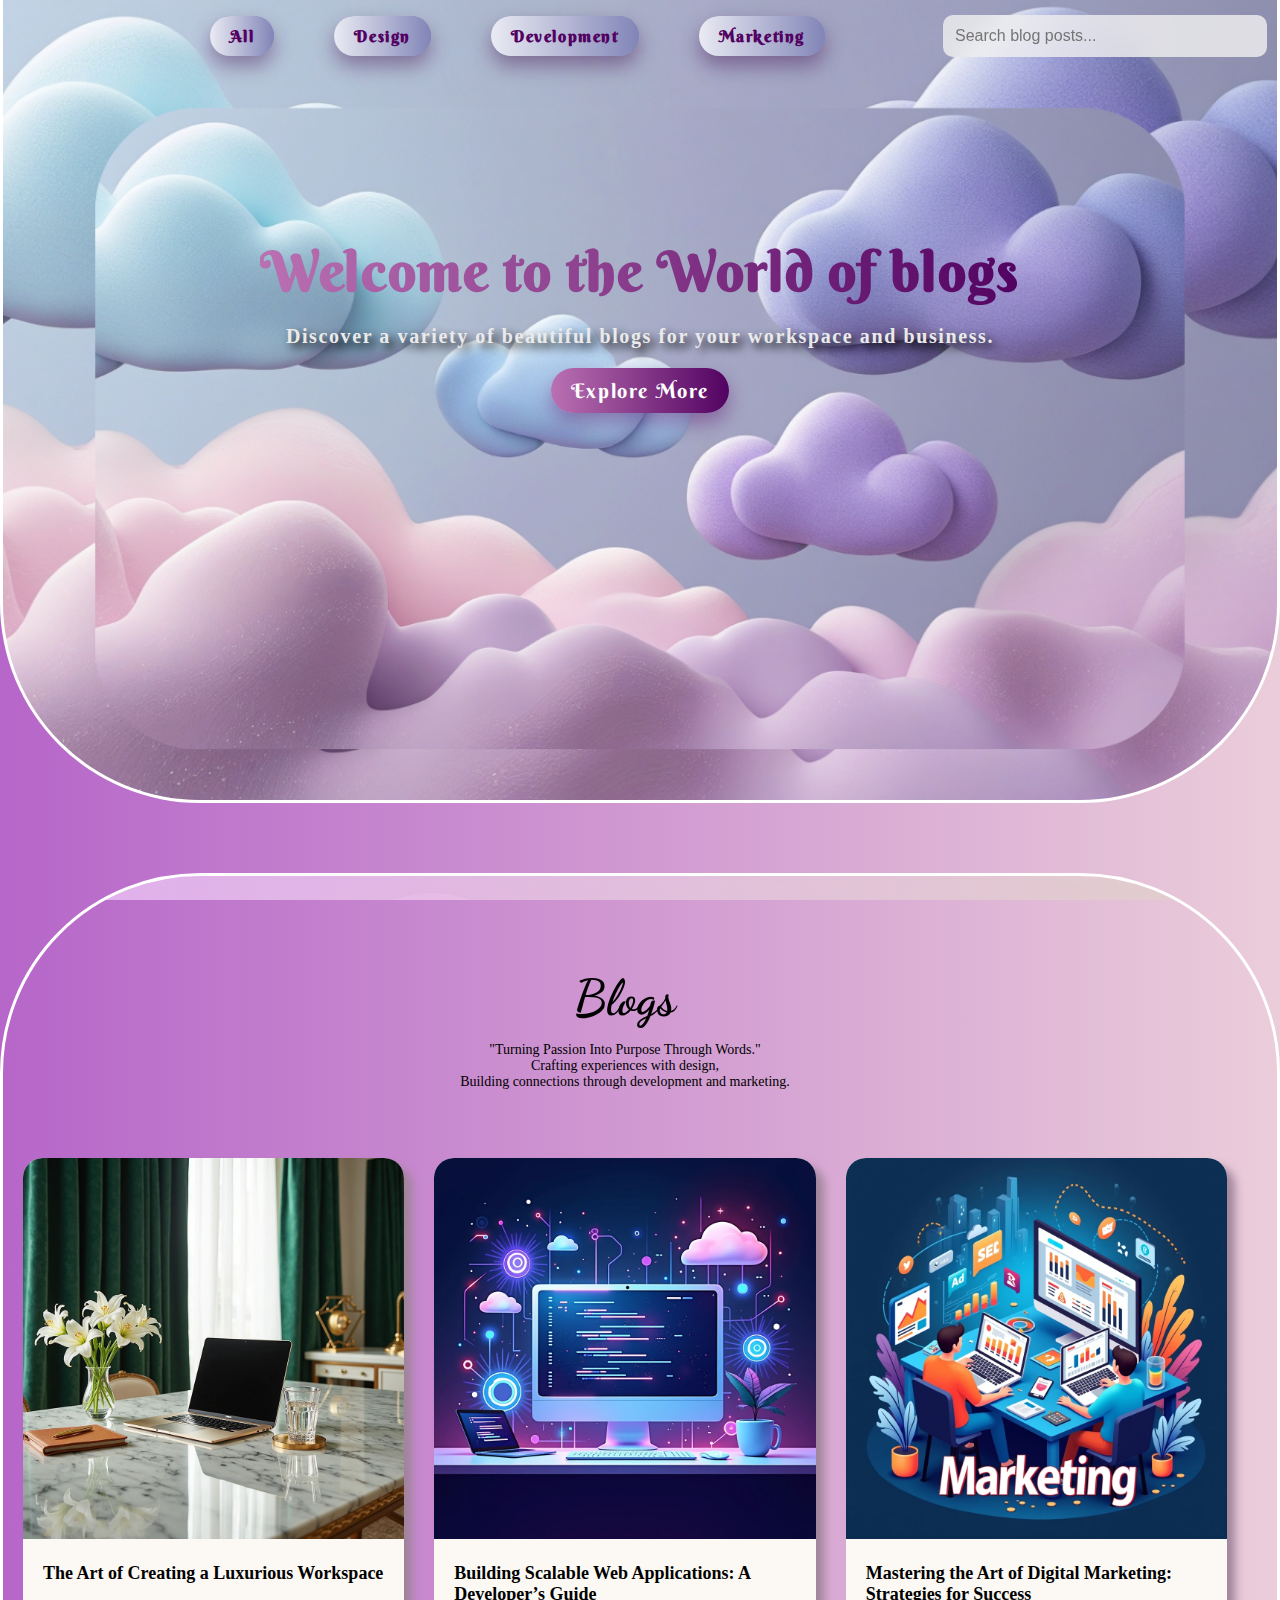
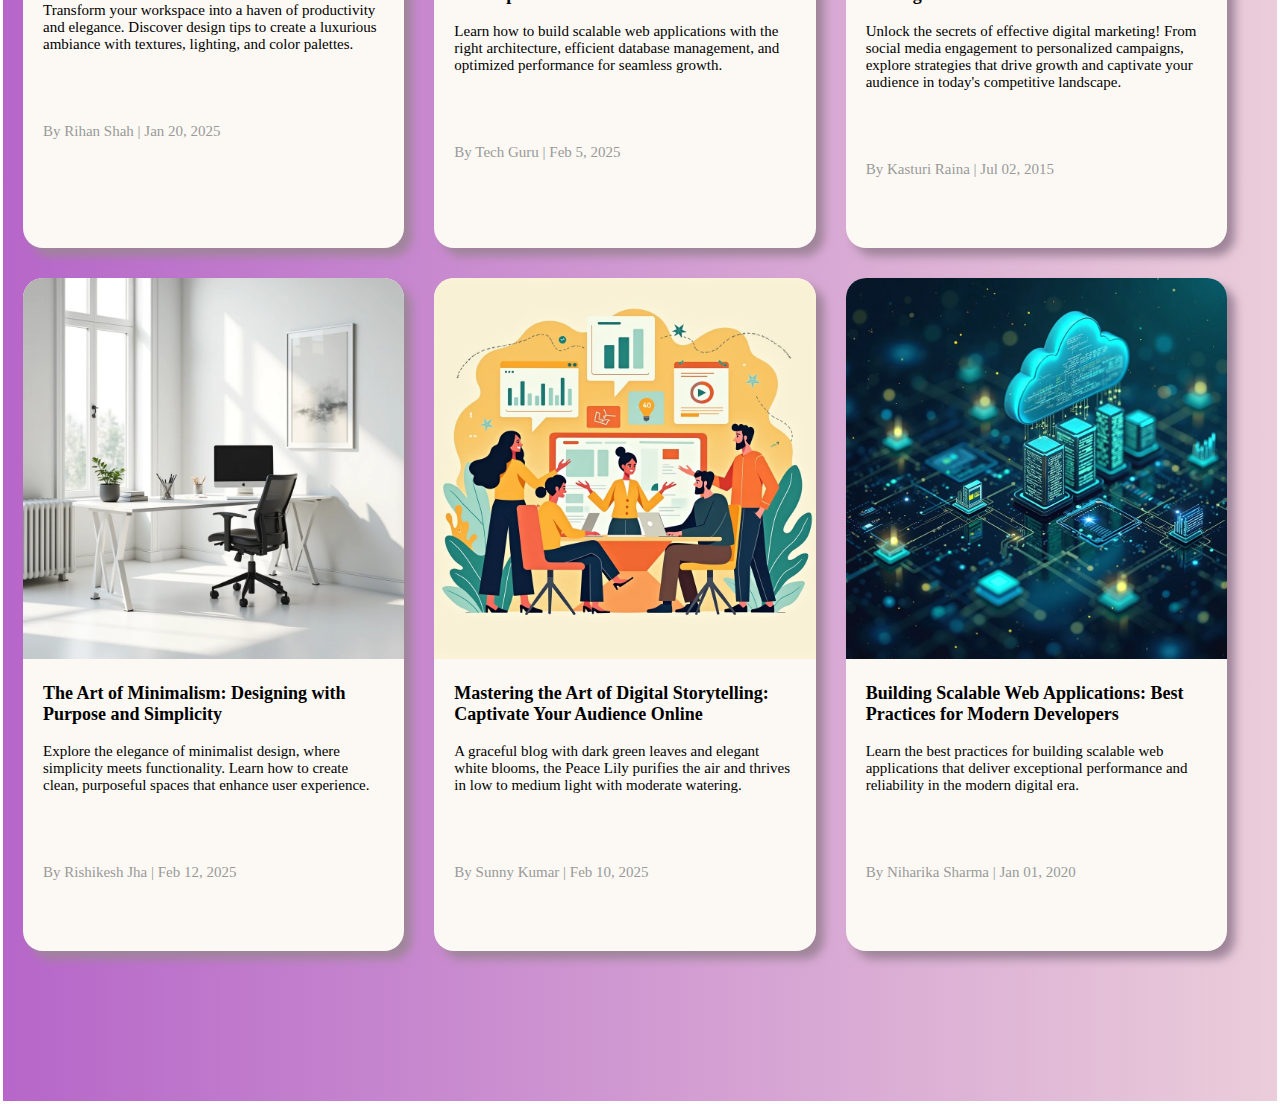
<file: index.html>
<!DOCTYPE html>
<html lang="en">
  <head>
    <meta charset="UTF-8" />
    <meta name="viewport" content="width=device-width, initial-scale=1" />
    <link
      href="https://fonts.googleapis.com/css2?family=Berkshire+Swash&display=swap"
      rel="stylesheet"
    />
    <title>blogs Collection</title>
    <link rel="stylesheet" href="styles.css" />
  </head>
  <body>
    <header class="main">
      <div>
        <div class="hamburger" onclick="toggleMenu()">☰</div>
        <nav class="nav-links">
          <ul>
            <li><a href="#" class="scroll-link" data-filter="all">All</a></li>
            <li>
              <a href="#" class="scroll-link" data-filter="design">Design</a>
            </li>
            <li>
              <a href="#" class="scroll-link" data-filter="dev">Development</a>
            </li>
            <li>
              <a href="#" class="scroll-link" data-filter="marketing"
                >Marketing</a
              >
            </li>
          </ul>
        </nav>

        <div class="search-container">
          <input
            type="text"
            id="searchInput"
            placeholder="Search blog posts..."
            oninput="searchBlogs()"
          />
        </div>
      </div>

      <!-- Hero Banner -->

      <div class="main-content">
        <h1>Welcome to the World of blogs</h1>
        <p>
          Discover a variety of beautiful blogs for your workspace and business.
        </p>
        <div class="ex-btn">
          <a href="#" class="scroll-link">Explore More</a>
        </div>
      </div>
    </header>

    <!-- blog Grid Section -->
    <section id="blogs" class="blogs-section">
      <h2>Blogs</h2>
      <p>
        "Turning Passion Into Purpose Through Words."<br />Crafting experiences
        with design,<br />
        Building connections through development and marketing.
      </p>
      <br />
      <div class="blog-grid">
        <div class="blog-card design" data-name="1">
          <img src="assets/images/laptopBlog.png" alt="1/3" />
          <h3>The Art of Creating a Luxurious Workspace</h3>
          <p>
            Transform your workspace into a haven of productivity and elegance.
            Discover design tips to create a luxurious ambiance with textures,
            lighting, and color palettes.
          </p>
          <p class="blog-meta">By Rihan Shah | Jan 20, 2025</p>
        </div>
        <div class="blog-card dev" data-name="2">
          <img src="assets/images/webDevImg.png" alt="Web blog" />
          <h3>Building Scalable Web Applications: A Developer’s Guide</h3>
          <p>
            Learn how to build scalable web applications with the right
            architecture, efficient database management, and optimized
            performance for seamless growth.
          </p>
          <p class="blog-meta">By Tech Guru | Feb 5, 2025</p>
        </div>
        <div class="blog-card marketing" data-name="3">
          <img src="assets/images/markImg1.png" alt="Monstera Deliciosa" />
          <h3>
            Mastering the Art of Digital Marketing: Strategies for Success
          </h3>
          <p>
            Unlock the secrets of effective digital marketing! From social media
            engagement to personalized campaigns, explore strategies that drive
            growth and captivate your audience in today's competitive landscape.
          </p>
          <p class="blog-meta">By Kasturi Raina | Jul 02, 2015</p>
        </div>
        <div class="blog-card design" data-name="4">
          <img src="assets/images/design2.png" alt="Pothos" />
          <h3>The Art of Minimalism: Designing with Purpose and Simplicity</h3>
          <p>
            Explore the elegance of minimalist design, where simplicity meets
            functionality. Learn how to create clean, purposeful spaces that
            enhance user experience.
          </p>
          <p class="blog-meta">By Rishikesh Jha | Feb 12, 2025</p>
        </div>
        <div class="blog-card marketing" data-name="5">
          <img src="assets/images/markImg2.png" alt="Peace Lily" />
          <h3>
            Mastering the Art of Digital Storytelling: Captivate Your Audience
            Online
          </h3>
          <p>
            A graceful blog with dark green leaves and elegant white blooms, the
            Peace Lily purifies the air and thrives in low to medium light with
            moderate watering.
          </p>
          <p class="blog-meta">By Sunny Kumar | Feb 10, 2025</p>
        </div>
        <div class="blog-card dev" data-name="6">
          <img src="assets/images/webDevImg1.png" alt="Cactus" />
          <h3>
            Building Scalable Web Applications: Best Practices for Modern
            Developers
          </h3>
          <p>
            Learn the best practices for building scalable web applications that
            deliver exceptional performance and reliability in the modern
            digital era.
          </p>
          <p class="blog-meta">By Niharika Sharma | Jan 01, 2020</p>
        </div>
      </div>
    </section>

    <script>
      document.querySelectorAll(".blog-card").forEach((card) => {
        card.addEventListener("click", function () {
          const blogName = this.getAttribute("data-name");
          window.location.href = `blog_detail.html?name=${encodeURIComponent(
            blogName
          )}`;
        });
      });

      function searchBlogs() {
        const input = document
          .getElementById("searchInput")
          .value.toLowerCase();
        const blogCards = document.querySelectorAll(".blog-card");

        blogCards.forEach((card) => {
          const title = card.querySelector("h3").innerText.toLowerCase();
          if (title.includes(input)) {
            card.style.display = "block";
          } else {
            card.style.display = "none";
          }
        });
      }
      document.addEventListener("DOMContentLoaded", () => {
        const filterLinks = document.querySelectorAll("nav a");
        const blogPosts = document.querySelectorAll(".blog-card");

        filterLinks.forEach((link) => {
          link.addEventListener("click", (e) => {
            e.preventDefault();
            const filter = link.getAttribute("data-filter");

            blogPosts.forEach((post) => {
              if (filter === "all" || post.classList.contains(filter)) {
                post.style.display = "block";
              } else {
                post.style.display = "none";
              }
            });
          });
        });
      });
      document.addEventListener("DOMContentLoaded", () => {
        const filterLinks = document.querySelectorAll(".scroll-link");
        const blogPosts = document.querySelectorAll(".blog-post");

        filterLinks.forEach((link) => {
          link.addEventListener("click", (e) => {
            e.preventDefault();

            // Smooth Scroll to the Blog Section
            const targetSection = document.getElementById("blogs");
            targetSection.scrollIntoView({ behavior: "smooth" });

            // Filtering Blogs
            const filter = link.getAttribute("data-filter");

            blogPosts.forEach((post) => {
              if (filter === "all" || post.classList.contains(filter)) {
                post.style.display = "block";
              } else {
                post.style.display = "none";
              }
            });
          });
        });
      });
      function toggleMenu() {
  const navLinks = document.querySelector('.nav-links');
  navLinks.classList.toggle('active');
  // document.getElementsByClassName("nav-links")[0].style.display = "block";
}
    </script>
  </body>
</html>
</file>
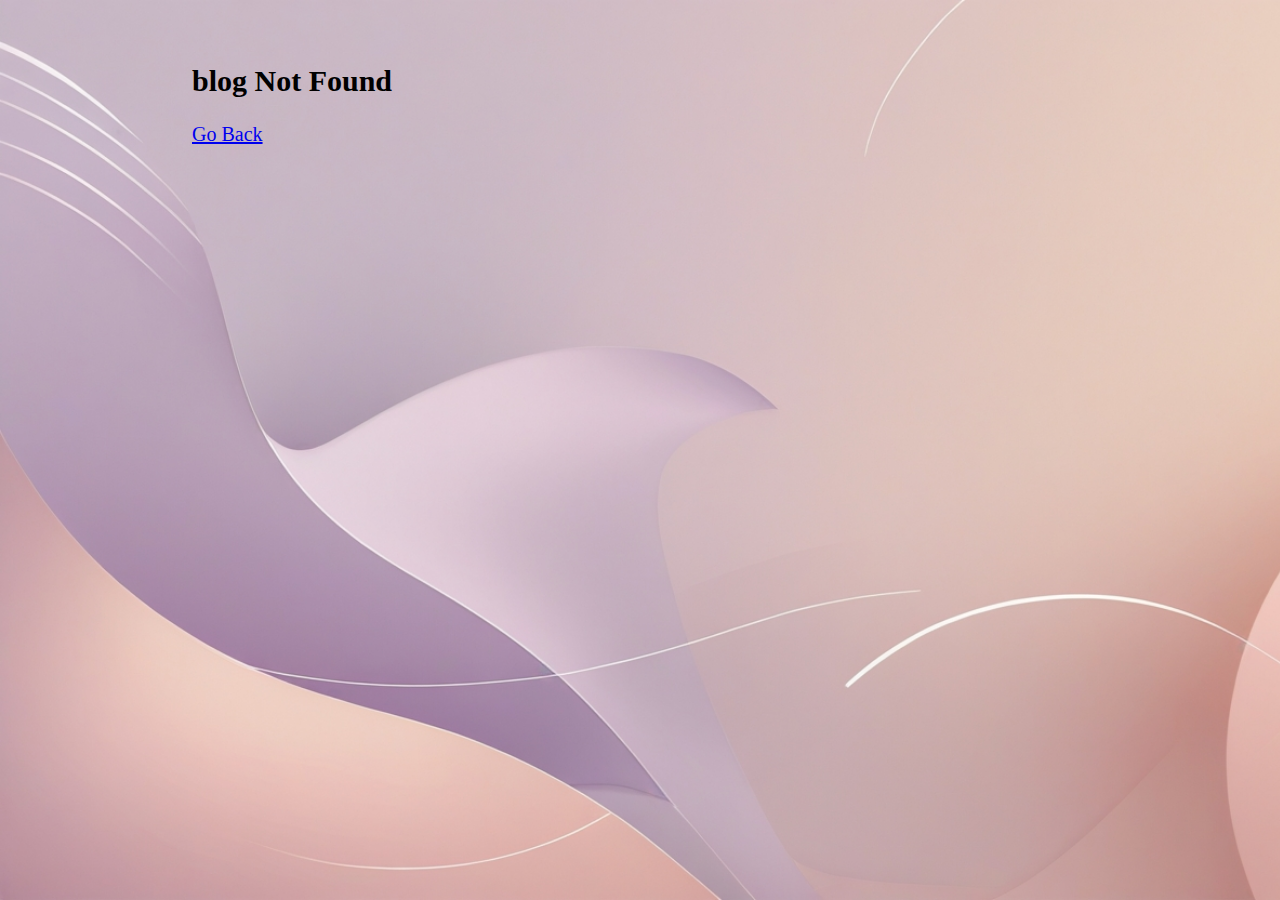
<file: blog_detail.html>
<!DOCTYPE html>
<html lang="en">
  <head>
    <meta charset="UTF-8" />
    <meta name="viewport" content="width=device-width, initial-scale=1.0" />
    <link rel="stylesheet" href="styles.css" />
    <title>Blog Comments</title>
  </head>
  <body class="blog-detail-body">
    <div class="blog-post">
      <img id="blogImage" src="" alt="blog Image" />
      <div class="pl-details">
        <h1 id="blogName"></h1>
        <p id="blogDescription"></p>
        <p id="blogTimestamp"></p>
      </div>
      <button class="add-comment-btn" onclick="openPopup()">Add Comment</button>
      <div class="comments-section" id="comments-section">
        <h3>Comments</h3>
        <ul id="comment-list"></ul>
      </div>
    </div>

    <!-- Comment Popup -->
    <div class="popup-overlay" id="popup">
      <div class="popup-card">
        <h2>Add Your Comment</h2>
        <input type="text" id="username" placeholder="Enter your name" />
        <textarea id="comment" placeholder="Write your comment..."></textarea>
        <button onclick="submitComment()">Submit Comment</button>
        <button class="close-btn" onclick="closePopup()">Close</button>
      </div>
    </div>

    <script src="script.js"></script>
  </body>
</html>
</file>
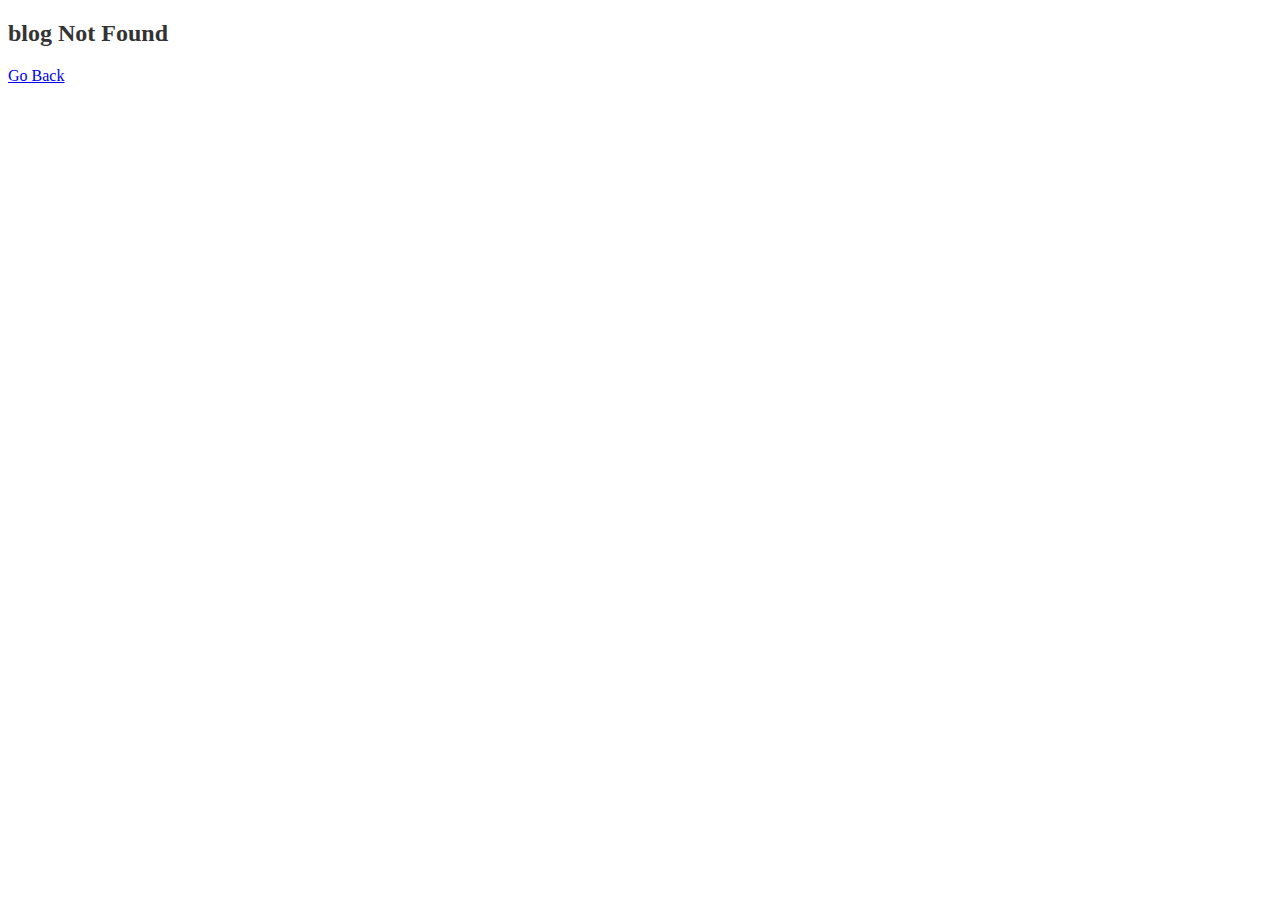
<file: demo.html>
<!DOCTYPE html>
<html lang="en">
  <head>
    <meta charset="UTF-8" />
    <meta name="viewport" content="width=device-width, initial-scale=1.0" />
    <title>Code Frame Example</title>
    <style>
      .container {
        padding: 20px;
        font-family: Arial, sans-serif;
      }

      .blog-post {
        background-color: #fff;
        border: 1px solid #ccc;
        border-radius: 8px;
        margin-bottom: 20px;
        padding: 20px;
        box-shadow: 0 4px 8px rgba(0, 0, 0, 0.05);
      }

      h2 {
        color: #333;
      }

      pre {
        background-color: #f4f4f4;
        border-left: 5px solid #007bff;
        padding: 15px;
        overflow-x: auto;
        border-radius: 8px;
      }

      code {
        font-family: "Courier New", monospace;
        color: #333;
      }
    </style>
  </head>
  <body>
    <div class="container">
      <h1>Blog Posts with Code Frames</h1>
      <div id="blogContainer"></div>
    </div>

    <script src="script.js"></script>
  </body>
  <script>
    const blogPosts = [
      {
        title: "JavaScript Function Example",
        content: `
function add(a, b) {
  return a + b;
}
console.log(add(5, 10)); // Output: 15
    `,
      },
      {
        title: "CSS Flexbox Example",
        content: `
.container {
  display: flex;
  justify-content: center;
  align-items: center;
  height: 100vh;
}
    `,
      },
      {
        title: "HTML Button Example",
        content: `
<button class="my-button">Click Me!</button>
    `,
      },
    ];

    const blogContainer = document.getElementById("blogContainer");

    blogPosts.forEach((post) => {
      const postElement = document.createElement("div");
      postElement.classList.add("blog-post");

      postElement.innerHTML = `
    <h2>${post.title}</h2>
    <pre><code>${post.content}</code></pre>
  `;

      blogContainer.appendChild(postElement);
    });
  </script>
</html>
</file>
<file: styles.css>
@import url('https://fonts.googleapis.com/css2?family=Dancing+Script&display=swap');

body {
    font-family: cursive;
    margin: 0;
    padding: 0;
    background-image: none;
    /* background-color: #faf0dc; */
    background: linear-gradient(to right, rgba(129, 0, 184, 0.5) 0%, #ebcdda);
    /* background-attachment: fixed; */
    background-color: #ebcdda;
    text-align: center;
    -webkit-tap-highlight-color: transparent;
}

::-webkit-scrollbar {
    width: 0;
    height: 0;
}

nav {
    padding: 10px 0 0 0;
    position: absolute;
    width: 100%;
    top: 0;
    margin-left: -400px;
    /* z-index: 1000; */
}

nav ul {
    display: flex;
    justify-content: center;
    gap: 20px;
    list-style: none;
}

nav li a {
    text-decoration: none;
    color: rgb(82, 2, 97);
    font-weight: bold;
    padding: 10px 20px;
    transition: transform 0.3s ease-in-out;
    background: linear-gradient(to right, white -20%, #8185b7);
    background-color: #8185b7;
    box-shadow: 0 10px 20px rgba(59, 2, 69, 0.4);
    border-radius: 30px;
    margin: 0px 20px 0px 20px;
    /* border: none; */
}

nav li:hover {
    transform: scale(1.4);

}

.search-container {
    position: absolute;
    top: 15px;
    right: 10px;
    display: flex;
    align-items: center;
}

#searchInput {
    width: 300px;
    padding: 12px;
    border: none;
    border-radius: 10px;
    background-color: rgba(240, 240, 240, 0.8);
    backdrop-filter: blur(10px);
    outline: none;
    font-size: 16px;
    transition: all 0.3s;
}

#searchInput:focus {
    background-color: rgba(255, 255, 255, 0.9);
    box-shadow: 0 0 10px rgba(0, 0, 0, 0.1);
}

/* main Banner */
.main {
    background: url('assets/images/mainBanner.png') no-repeat center center/cover;
    border-radius: 0 0 200px 200px;
    border: solid #ffffff;
    border-top: none;
    height: 800px;
    display: flex;
    align-items: center;
    justify-content: center;
    text-align: center;
    color: rgb(82, 2, 97);
    font-family: 'Berkshire Swash', cursive;
    letter-spacing: 0.1rem;
    position: relative;
    margin-bottom: 70px;
}

.main-content {
    margin-top: -150px;
}

.hamburger {
    display: none;
}

.main-content a {
    text-decoration: none;
    color: #ffffff;
    background: linear-gradient(to right, rgb(186, 113, 178), rgb(82, 2, 97));
    padding: 10px 20px;
    border-radius: 30px;
    font-size: 20px;
    display: inline-block;
    box-shadow: 0 10px 20px rgba(82, 2, 97, 0.4);
    transition: transform 0.1s ease-in-out, box-shadow 0.1s ease-in-out;
}

/* Add scale effect on hover */
/* .main-content a:hover {
    transform: scale(1.1) ;
} */
.main-content a:active {
    transform: translateY(4px);
    box-shadow: 0 5px 10px rgba(82, 2, 97, 0.4);
}


.main h1 {
    background: linear-gradient(to right, rgb(186, 113, 178), rgb(82, 2, 97));
    -webkit-background-clip: text;
    background-clip: text;
    -webkit-text-fill-color: transparent;
    font-size: 55px;
    margin: 0;
}

.main p {
    font-size: 20px;
    font-family: cursive;
    font-weight: bold;
    text-shadow: 5px 5px 10px rgb(0, 0, 0);
    ;
    color: rgb(234, 234, 234);
}

/* blog Section */
.blogs-section {
    background: linear-gradient(to right, rgba(214, 118, 255, 0.5) 0%, rgba(217, 184, 184, 0.5)), url("assets/images/stickyBG.jpg");
    background-attachment: fixed;
    border-radius: 200px 200px 0 0;
    border: solid #ffffff;
    padding: 50px 50px 150px 20px;
}

.blogs-section h2 {
    font-size: 50px;
    margin-bottom: 0px;
    font-family: 'Dancing Script', cursive;
}

.blogs-section p {
    font-size: 14px;
    margin-bottom: 50px;
}


/* blog Grid */
.blog-grid {
    display: grid;
    grid-template-columns: repeat(3, 1fr);
    gap: 30px;
    max-width: 1300px;
    margin: auto;
}

.blog-card {
    background-color: #fcf9f4;
    /* Light pastel */

    border-radius: 20px;
    box-shadow: 8px 8px 10px 0px #9f859a;
}

.blog-card img {
    width: 100%;
    /* max-width: 200px; */
    height: auto;
    border-radius: 20px 20px 0px 0px;
    /* box-shadow: 8px 5px 8px #bdffcd; */
}

.blog-card h3 {
    padding: 10px 20px 0px 20px;
    font-size: 18px;
    margin-top: 10px;
    text-align: start;
    font-family: 'Times New Roman', Times, serif;
}

.blog-card p {
    font-size: 15px;
    padding: 0px 20px 20px 20px;
    text-align: start;
    font-family: 'Times New Roman', Times, serif;
}

.blog-card:hover {
    transform: scale(1.05);
    /* background: #e0f7e9; */
}

.blog-meta {
    color: #999;
    font-size: 12px;
    margin-bottom: 20px;
}


.comments-section {
    margin-top: 20px;
    text-align: left;
}

.comment-box {
    display: flex;
    margin-top: 10px;
    margin-bottom: 10px;
}

.comment-box input {
    flex: 1;
    padding: 8px;
    border: 1px solid #ccc;
    border-radius: 5px;
    outline: none;
    border: none;
    background: transparent;
    font-size: 14px;
    color: #4A4A4A;
    /* Text color */
    border-bottom: 1px solid #000000;
    /* Optional underline for input */
    transition: border-bottom 0.3s ease;
}

.comment-box button {
    padding: 8px 15px;
    background-color: #008CBA;
    color: white;
    border: none;
    border-radius: 5px;
    cursor: pointer;
}

.comment-box button:hover {
    background-color: #0077a8;
}

.comment {
    background: #f9f9f9;
    padding: 10px;
    margin-top: 10px;
    border-radius: 5px;
    position: relative;
}

.timestamp {
    font-size: 12px;
    color: gray;
}

.add-comment-btn {
    background-color: #000000;
    color: white;
    border: none;
    padding: 13px 20px;
    border-radius: 15px;
    cursor: pointer;
    margin: 20px 15vw 10px 30vw;
}

.add-comment-btn:hover {
    background-color: rgb(46, 43, 43);
}

/* Comment Section */
.comments-section {
    margin-top: 20px;
    text-align: left;
    padding: 20px;
    background-color: rgba(255, 255, 255, 0.8);
    border-radius: 10px;
    box-shadow: 0 2px 8px rgba(0, 0, 0, 0.1);

}

.comments-section h3 {
    font-size: 24px;
    margin-bottom: 10px;
    font-family: 'Dancing Script', cursive;
}

#comment-list {
    list-style-type: none;
    padding: 0;
    margin: 0;
    max-height: 300px;
    overflow-y: auto;
    background-color: rgba(255, 255, 255, 0.8);
    border-radius: 10px;
    box-shadow: 0 2px 8px rgba(0, 0, 0, 0.1);
}

#comment-list li {
    /* background-color: #fff; */
    margin-bottom: 10px;
    padding: 10px;
    border-radius: 8px;
    box-shadow: 0 2px 8px rgba(0, 0, 0, 0.1);
}

/* Popup Styling */
.popup-overlay {
    display: none;
    position: fixed;
    top: 0;
    left: 0;
    width: 100%;
    height: 100vh;
    background-color: rgba(0, 0, 0, 0.5);
    backdrop-filter: blur(5px);
    justify-content: center;
    align-items: center;
}

.popup-card {
    background-color: #fcf9f4;
    padding: 80px;
    border-radius: 12px;
    width: 90%;
    max-width: 400px;
    box-shadow: 0 20px 40px rgba(0, 0, 0, 0.2);
}

.popup-card h2 {
    margin-top: 0;
}

.popup-card input,
.popup-card textarea {
    width: 100%;
    padding: 10px;
    border: 1px solid #ccc;
    border-radius: 5px;
    outline: none;
    margin-bottom: 20px;
    background-color: rgba(240, 240, 240, 0.8);
    backdrop-filter: blur(10px);
    font-size: 16px;
    transition: all 0.3s;
}

.popup-card textarea {
    height: 100px;
    resize: none;
}

.popup-card button {
    background-color: #000000;
    color: white;
    border: none;
    padding: 12px 24px;
    border-radius: 20px;
    cursor: pointer;
    margin-right: 10px;
}

.popup-card .close-btn {
    background-color: #ccc;
    color: black;
}

.popup-card button:hover {
    background-color: #989898;
}

.pl-details {
    background: linear-gradient(to right, rgba(214, 118, 255, 0.5) 0%, rgba(217, 184, 184, 0.5));
    background-attachment: fixed;
    /* border-radius: 200px 200px 0 0; */
    border: solid #ffffff;
    padding: 50px 50px 10px 20px;
    margin-top: -10vh;
}

.pl-details p {
    font-size: 20px;
    margin-bottom: 50px;
    font-family: 'Times New Roman', Times, serif;
    text-align: start;
}

.blog-detail-body {
    background-image: url('assets/images/blogDt-bnr3.jpg');
    background-attachment: fixed;
    background-size: cover;
    margin: 20px 15vw 10px 15vw;
    margin-top: 5vw;
    font-family: cursive;
    font-size: 20px;
    text-align: start;
}

.blog-detail-body h1 {
    font-size: 30px;
    margin-top: 50px;
    margin-bottom: 20px;
    font-family: 'Dancing Script', cursive;
}

.blog-post {
    background-color: transparent;
    padding-bottom: 10px;
    border-radius: 20px;
    box-shadow: 0px 0px 10px 0px #9f859a;
    margin-bottom: 40px;
}

.blog-post img {
    width: 100%;
    height: 400px;
}

#blogTimestamp {
    font-size: 14px;
    color: #2d2f30;
    margin-top: 3vw;
    font-family: monospace;
}


@media screen and (max-width: 768px) {
    body{
        background: linear-gradient(to right, rgba(129, 0, 184, 0.5) 0%, #ebcdda);
        background-attachment: fixed;   
        
    }
    .blog-grid {
        grid-template-columns: repeat(1, 1fr);
    }

    .main {
        height: 600px;
    }

    .main h1 {
        font-size: 40px;
    }

    .main-content a {
        font-size: 18px;
    }

    .blogs-section h2 {
        font-size: 40px;
    }

    .blogs-section p {
        font-size: 16px;
    }

    nav {
        margin-left: -15px;
        margin-top: 40px;
    }

    nav ul {
        display: grid;
        gap: 20px;
        grid-template-columns: repeat(2, 1fr);
    }

    nav li a {
        padding: 8px 15px;
        font-size: 13px;
    }

    .blog-card h3 {
        font-size: 16px;
    }

    .search-container {
        position: absolute;
        top: 10px;
        right: 10px;
    }

    #searchInput {
        width: 200px;
        padding: 8px;
        font-size: 14px;
    }
    .main{
        background: url('assets/images/buttonCloud.jpg') no-repeat center center/cover;
    }

    .main-content {
        margin-top: 50px;
    }
    .main-content h1{
        font-size: 25px;
        padding: 0px 20px 0px 20px;
    }
    .main-content p {
        font-size: 15px;
        padding: 0px 20px 0px 20px;
    }

    .hamburger {
        display: block;
        position: absolute;
        top: 0px;
        left: 0px;
        cursor: pointer;
        z-index: 1000;
        padding: 13px;
        font-weight: bolder;
        font-size: 20px;
    }

    .nav-links {
        display: none;
    }

    .nav-links.active {
        display: block;
    }
    .main{
        width: 100%;
        height: 500px;
    }
    .main-content a {
        margin-top: 0px;
        font-size: 18px;
    }
    .main-content{
        margin-top: 90px;
    }
    .ex-btn{
        padding: 10px 20px;
        font-size: 14px;
        margin-top: 40px;
    }
    .blogs-section{
        padding: 50px 20px 50px 20px;
        margin-top: -10vh;
        margin: 0px -3px 40px 0px;
    }
    .blogs-section h2 {
        font-size: 30px;
    }
    .blogs-section p {
        font-size: 14px;
    }
    .blog-grid {
        grid-template-columns: repeat(1, 1fr);
        padding: 0px 10px 0px 10px;
        align-items: center;
        margin-bottom: -50px;
    }
    .blog-card{
        width: 100%;
        height: 450px;
    }
    .blog-card:hover{
        transform: none
    }
    .blog-card img {
        height: 200px;
    }
    .blog-card h3 {
        font-size: 16px;
        padding: 0px 20px 0px 20px;
        margin-top: 10px;
        text-align: start;
        font-family: 'Times New Roman', Times, serif;
    }
    .blog-card p {
        font-size: 14px;
    }
    .blog-meta{
        font-size: 10px;
        margin-top: -50px;
    }
    .pl-details{
        padding: 50px 20px 10px 20px;
        margin-top: -10vh;
        margin: 0px -3px 0px 0px;
    }
    .pl-details p {
        font-size: 16px;
        margin-bottom: 50px;
        font-family: 'Times New Roman', Times, serif;
        text-align: start;
    }
    .blog-detail-body {
        margin: 20px 5vw 10px 5vw;
        margin-top: 5vw;
        font-family: cursive;
        font-size: 18px;
        text-align: start;
    }
    .popup-overlay{
        justify-content: center;
        align-items: center;
        position: fixed;
    }
    .popup-card {
        padding: 20px;
        width: 100%;
        max-width: 400px;
        margin-right: 20px;
        margin-left: 20px;
    }
    .popup-card h2 {
        font-size: 24px;
    }
    .popup-card input,
    .popup-card textarea {
        font-size: 14px;
        padding-right: 0px;    
    }
    .popup-card button {
        padding: 10px 20px;
        font-size: 14px;
    }
    .popup-card textarea {
        height: 80px;
    }
    .comments-section h3 {
        font-size: 20px;
    }
    .add-comment-btn {
        padding: 10px 15px;
        font-size: 14px;
    }
    
    #blogTimestamp {
        font-size: 12px;
        margin-top: 3vw;
    }
    #comment-list li{
        font-size: 14px;
    }
}
</file>
